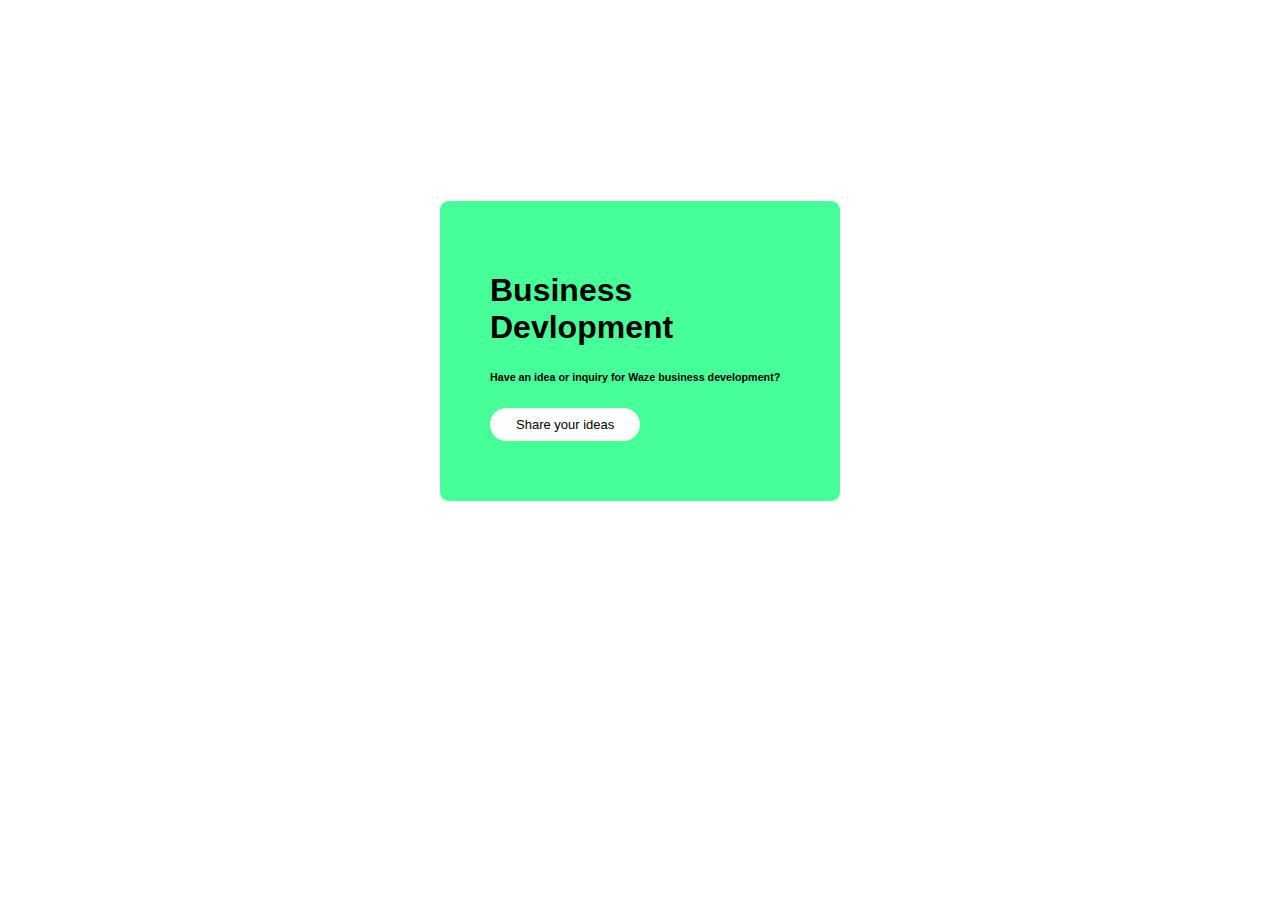
<file: project1/index.html>
<!DOCTYPE html>
<html lang="en">
    <head>
        <meta charset="UTF-8">
        <meta name="viewport" content="width=device-width, initial-scale=1.0">
        <title>project1</title>
        <link rel="stylesheet" href="style.css">
    </head>
    <body>
        <div class="box">
            <h1>Business Devlopment</h1>
            <h6>Have an idea or inquiry for Waze business development?</h6>
            <button class="btn">Share your ideas</button>
        </div>
    </body>
</html>
</file>
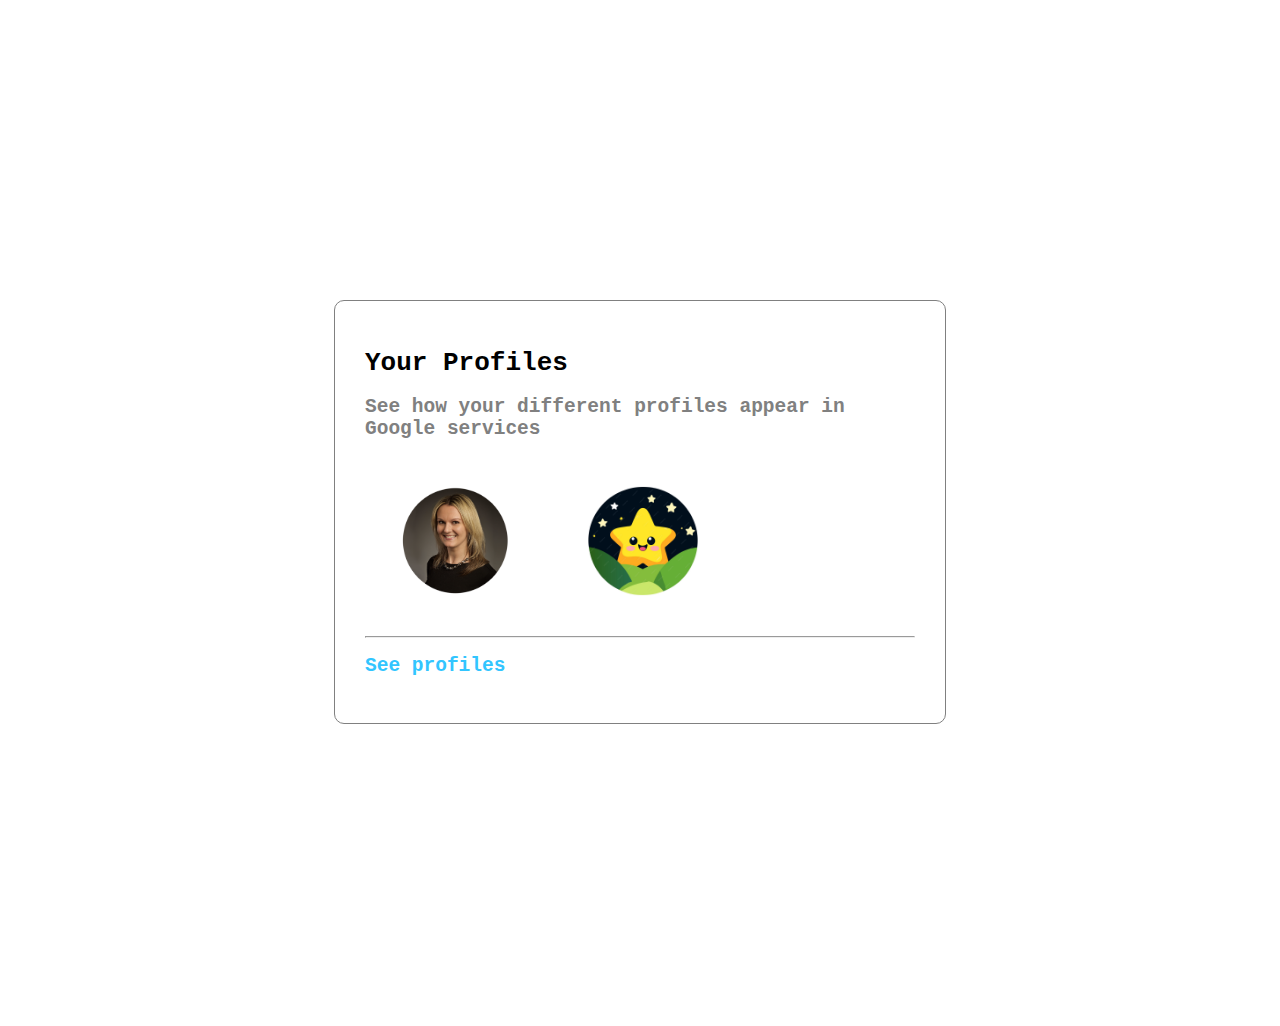
<file: project2/index.html>
<!DOCTYPE html>
<html>
    <head>
        <title>project2</title>
        <link rel="stylesheet" href="style.css">
    </head>
    <body>
        <div class="box">
            <h1 class="t1">Your Profiles</h1>
            <h2 class="t2">See how your different profiles appear in Google services</h2>
            <div>
            <img class="box-img" src="pfp1.webp" width:5px alt="profile 1">
            <img class="box-img" src="pfp2.avif" width:5px alt="profile 2">
            </div><hr>
            <h2 class="t3">See profiles</h2>
        </div>
    </body>
</html>
</file>
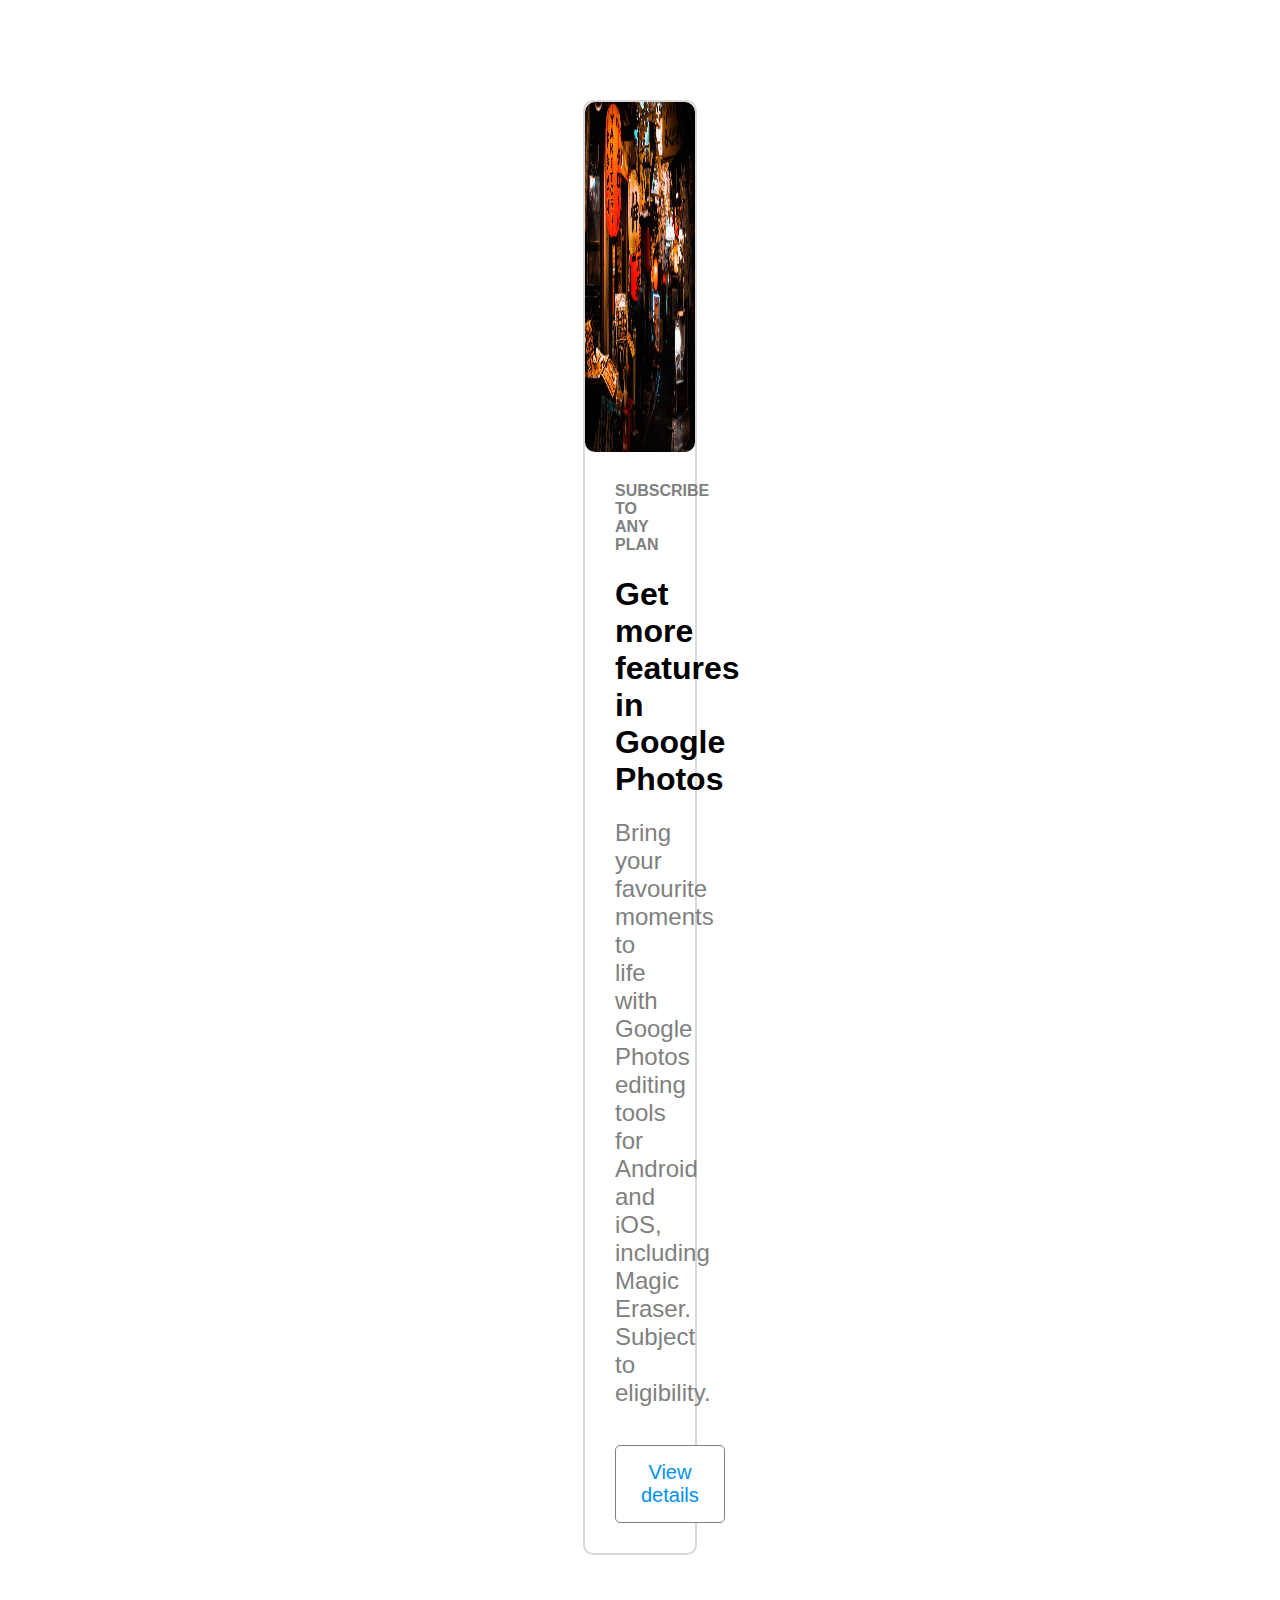
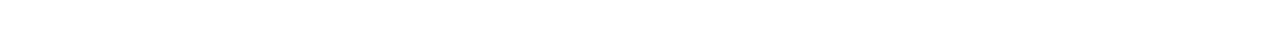
<file: project3/index.html>
<!DOCTYPE html>
<html>
    <head>
        <title>project3</title>
        <link rel="stylesheet" href="style.css">
    </head>
    <body>
        <div class="box">
            <img class="box-img" src="toppic.jpeg" alt="">

            <div class="boxwithin">
            <h4 class="cap">SUBSCRIBE TO ANY PLAN</h4>

            <h1 class="textstyle1">Get more features in Google Photos</h1>
            <h2 class="textstyle2">Bring your favourite moments to life with Google Photos editing tools for Android and iOS, including Magic Eraser. Subject to eligibility.</h2>
            <br>
            <button class="box-btn">View details</button>
            </div>

        </div>
    </body>
</html>
</file>
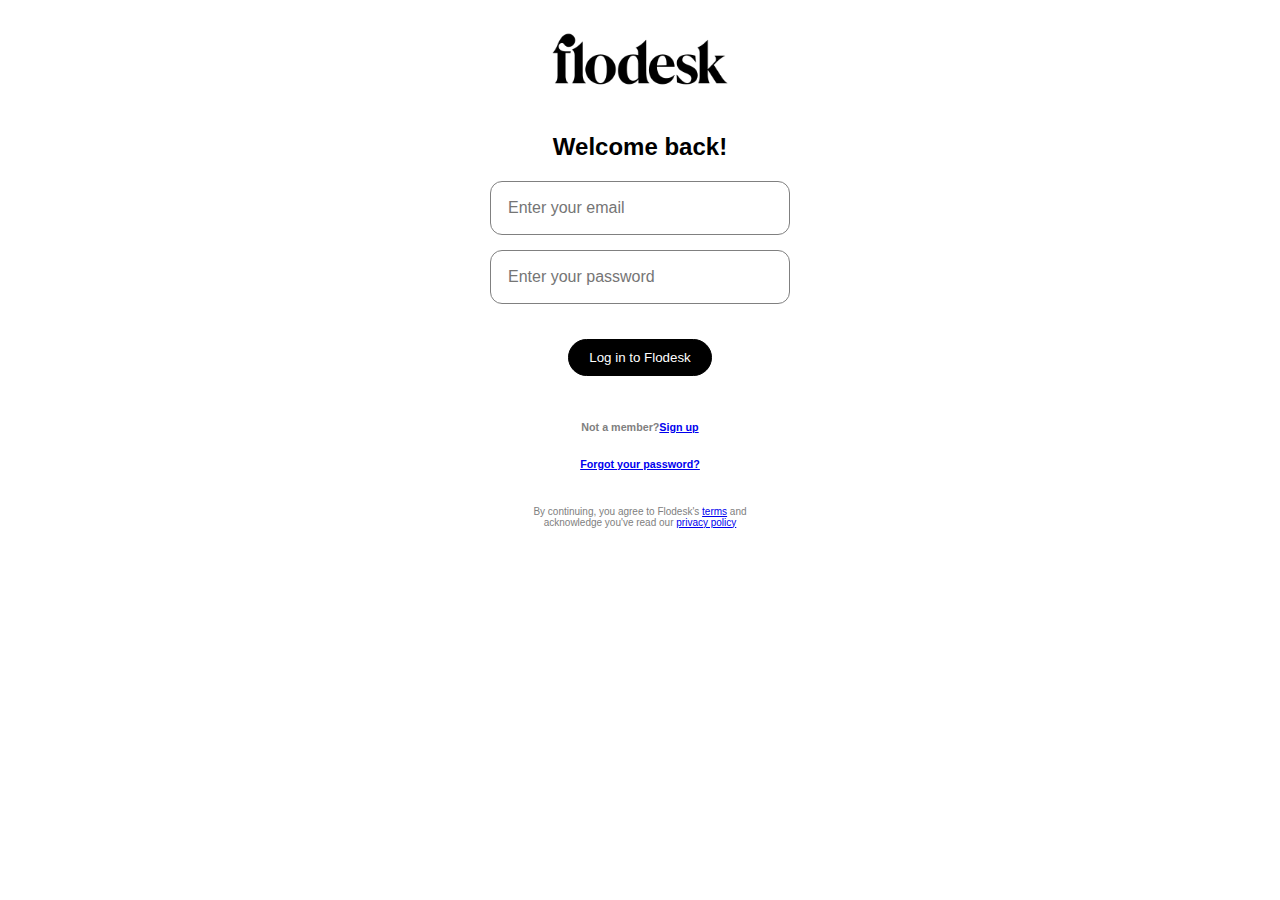
<file: project4/index.html>
<!DOCTYPE html>
<html>
    <head>
        <title>project4</title>
        <link rel="stylesheet" href="style.css">
    </head>
    <body>
        <center>
        <div class="box">
            <img class="box-img" src="logo.png" alt="flodesk">

            <h2 class="txtstyle" >Welcome back!</h2>

            <input type="text" placeholder="Enter your email" class="getinfo">
            <input type="password" placeholder="Enter your password" class="getinfo">

            <button class="box-btn">Log in to Flodesk</button>
            
            <h6>Not a member?<a href="https://www.google.com/">Sign up</a></h6>
            <h6><a href="https://www.google.com/" class="size">Forgot your password?</a></h6>
            
            <div class="last">
                <p>By continuing, you agree to Flodesk's <a href="https://www.google.com/">terms</a> and acknowledge you've read our <a href="https://www.google.com/">privacy policy</a></p>
            </div>

        </div>
        </center>
    </body>
</html>
</file>
<file: project1/style.css>
.box{
    border: 1px solid white;
    height: 200px;
    width: 300px;
    font-family: sans-serif;
    margin: 200px auto;
    padding: 50px 50px;
    color:black;
    background-color: #46ff99;
    border-radius: 10px;
}
.btn{
    border: 1px solid white;
    padding: 8px 25px;
    font-family: "Gill Sans", sans-serif;
    font-size: 13px;
    border-radius: 16px;
    color:black;
    background-color:white;
}
</file>
<file: project2/style.css>
.box{
    border: 1px solid grey;
    width:550px;
    padding: 30px 30px;
    margin: 300px auto;
    background-color: white;
    font-family:monospace;
    border-radius: 10px;
}
.t1{
    color:black;
}
.t2{
    color: grey;
}
.t3{
    color:rgb(50, 197, 255);
}
.box-img{
    width:20%;
    border-radius: 14px;
    padding: 30px 35px;
}
</file>
<file: project3/style.css>
.box{
    border:2px solid rgba(128, 128, 128, 0.299);
    border-radius: 10px;
    padding:30px auto;
    margin: 100px 575px;
    font-family:sans-serif;
    color:grey;
    background-color: white;
}
.box-img{
    width: 100%;
    height:350px;
    border-radius: 10px;
}
.boxwithin{
    padding:5px 30px;
}
.textstyle1{
    color:black;
    font-family:sans-serif;
}
.textstyle2{
    font-family: Arial, sans-serif;
    font-weight: 100;
}
.box-btn{
    border:1px solid grey;
    border-radius: 5px;
    padding:15px 25px;
    margin-bottom: 25px;
    font-family: Arial;
    font-size: 20px;
    color:rgb(0, 145, 248);
    background-color: white;
}
</file>
<file: project4/style.css>
.last{
    border:1px solid white;
    width:250px;
    padding:20px auto;
    margin: 20px auto;
    font-family: sans-serif;
    font-size: 10px;
    color:gray;
}
.box{
    text-align: center;
    border:1px solid white;
    font-family: sans-serif;
    color:gray;
    width:300px;
}
.box-img{
    height:100px;
}
.txtstyle{
    color:black;
    font-family:'Franklin Gothic Medium', 'Arial Narrow', Arial, sans-serif;
}
.getinfo{
    width: 100%;
    margin-bottom: 15px;
    padding: 17px;
    font-size: 16px;
    border: 1px solid gray;
    box-sizing: border-box;
    border-radius: 12px;
}
.box-btn{
    
    margin: 20px auto;
    padding: 10px 20px;
    border: 1px solid black;
    border-radius: 20px;
    color:white;
    background-color: black;
    font-family:'Franklin Gothic Medium', 'Arial Narrow', Arial, sans-serif;
}
</file>
